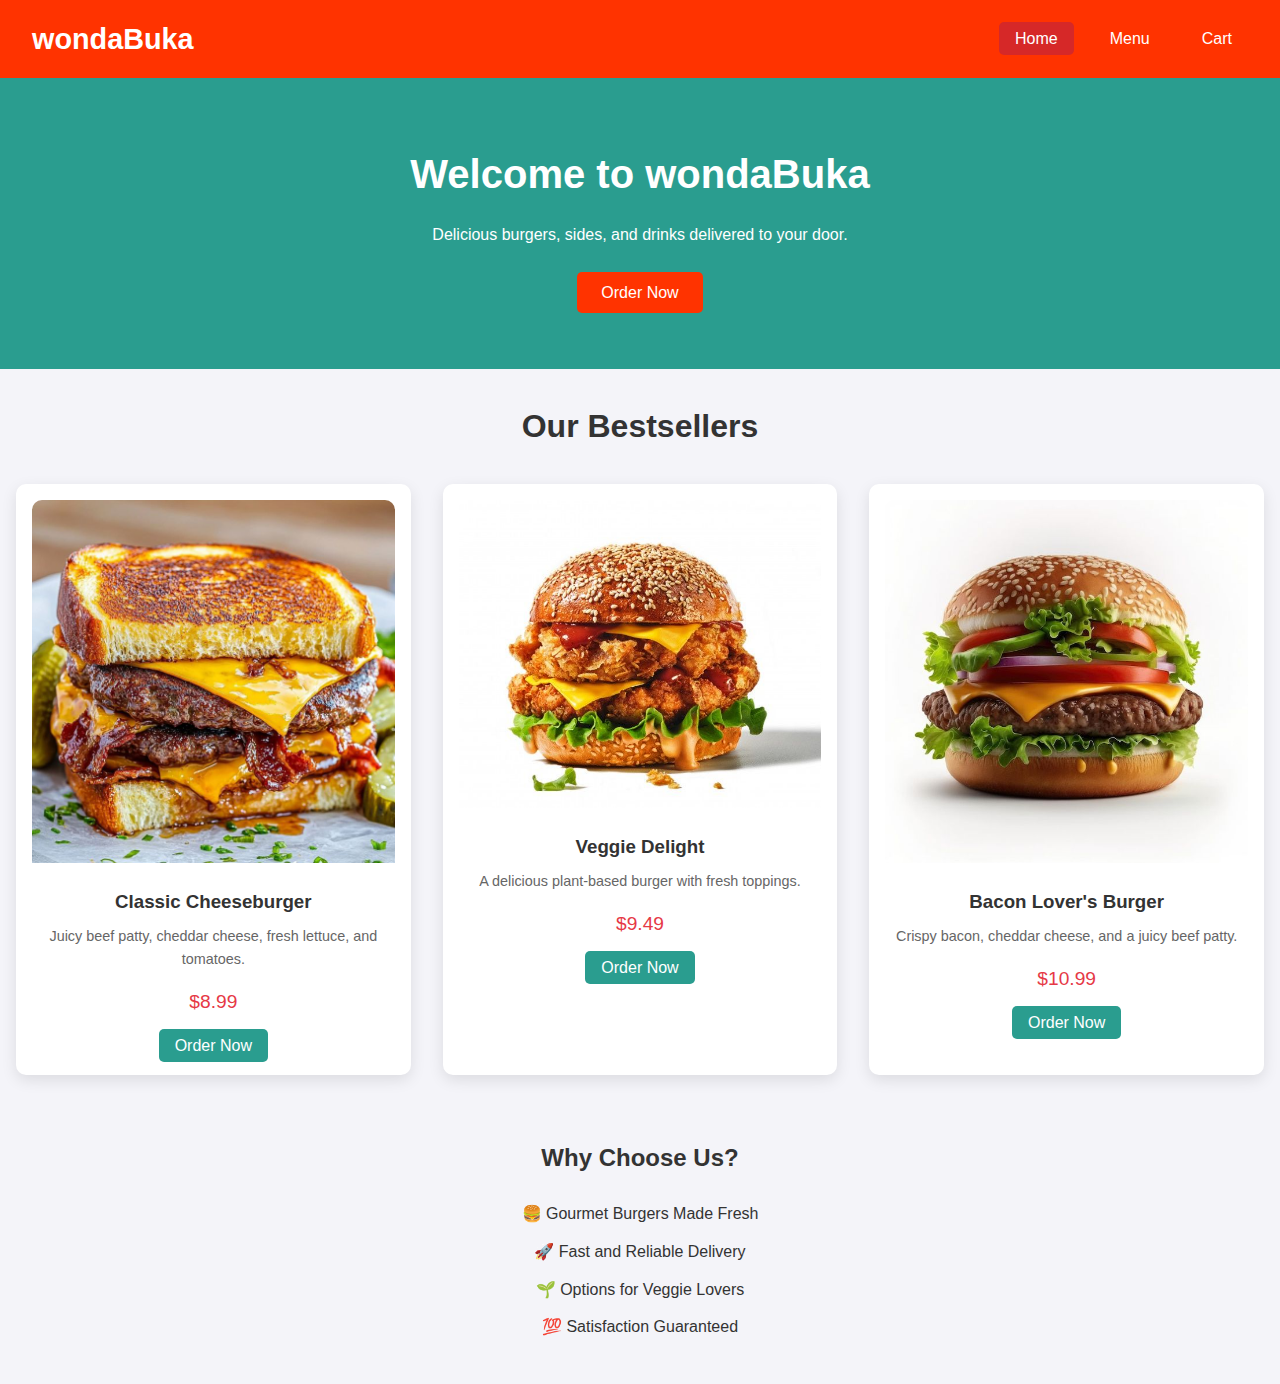
<file: index.html>
<!DOCTYPE html>
<html lang="en">
<head>
    <meta charset="UTF-8">
    <meta name="viewport" content="width=device-width, initial-scale=1.0">
    <title>Burger App - Home</title>
    <link rel="stylesheet" href="./css/index1.css">
</head>
<body>

    <!-- Navigation Bar -->
    <nav class="navbar">
        <div class="logo">wondaBuka</div>
        <ul>
            <li><a href="index.html" class="cta">Home</a></li>
            <li><a href="menu.html">Menu</a></li>
            <li><a href="cart.html">Cart</a></li>
        </ul>
    </nav>

    <!-- Hero Section -->
    <section class="hero">
        <h1>Welcome to wondaBuka</h1>
        <p>Delicious burgers, sides, and drinks delivered to your door.</p>
        <a href="menu.html" class="cta-button">Order Now</a>
    </section>

    <!-- Featured Menu Items -->
    <section class="featured-menu">
        <h2>Our Bestsellers</h2>
        <div class="menu-items">
            <!-- Sample Featured Item -->
            <div class="menu-item">
                <img src="images/pic1.jpeg" alt="Burger Image">
                <h3>Classic Cheeseburger</h3>
                <p class="description">Juicy beef patty, cheddar cheese, fresh lettuce, and tomatoes.</p>
                <p class="price">$8.99</p>
                <a href="menu.html" class="add-to-cart">Order Now</a>
            </div>

            <div class="menu-item">
                <img src="images/pic4.jpeg" alt="Veggie Burger Image">
                <h3>Veggie Delight</h3>
                <p class="description">A delicious plant-based burger with fresh toppings.</p>
                <p class="price">$9.49</p>
                <a href="menu.html" class="add-to-cart">Order Now</a>
            </div>

            <div class="menu-item">
                <img src="images/pic3.jpeg" alt="Bacon Burger Image">
                <h3>Bacon Lover's Burger</h3>
                <p class="description">Crispy bacon, cheddar cheese, and a juicy beef patty.</p>
                <p class="price">$10.99</p>
                <a href="menu.html" class="add-to-cart">Order Now</a>
            </div>
        </div>
    </section>

    <!-- Why Choose Us Section -->
    <section class="why-choose-us">
        <h2>Why Choose Us?</h2>
        <ul>
            <li>🍔 Gourmet Burgers Made Fresh</li>
            <li>🚀 Fast and Reliable Delivery</li>
            <li>🌱 Options for Veggie Lovers</li>
            <li>💯 Satisfaction Guaranteed</li>
        </ul>
    </section>

  

</body>
</html>
</file>
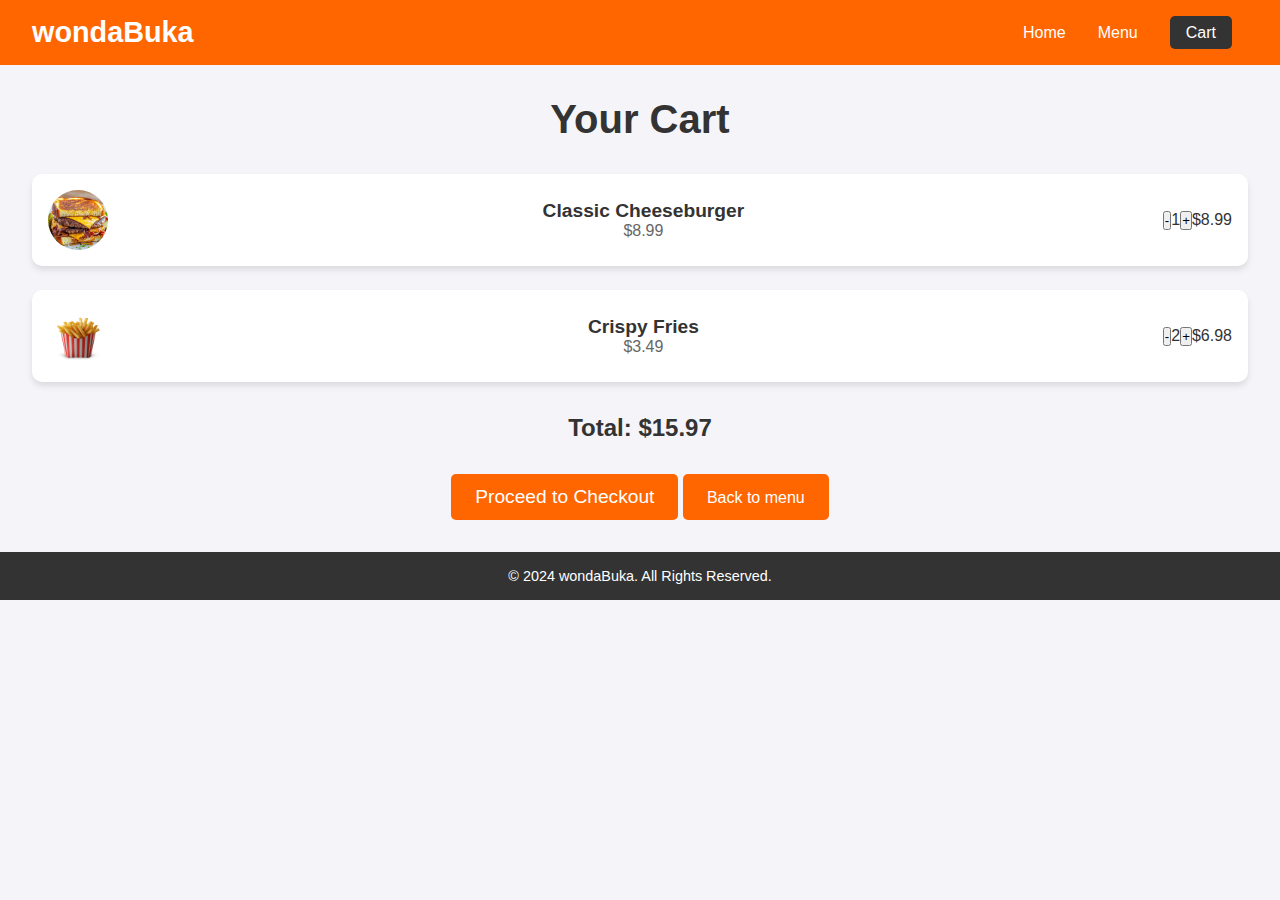
<file: cart.html>
<!DOCTYPE html>
<html lang="en">
<head>
    <meta charset="UTF-8">
    <meta name="viewport" content="width=device-width, initial-scale=1.0">
    <title>Burger App - Cart</title>
    <link rel="stylesheet" href="./css/cart.css">
</head>
<body>

    <!-- Navigation Bar -->
    <nav class="navbar">
        <div class="logo">wondaBuka</div>
        <ul>
            <li><a href="index.html">Home</a></li>
            <li><a href="index.html">Menu</a></li>
            <li><a href="cart.html" class="cta">Cart</a></li>
        </ul>
    </nav>

    <!-- Cart View -->
    <section class="cart-view">
        <h1>Your Cart</h1>

        <div class="cart-items">
            <!-- Sample Cart Item -->
            <div class="cart-item">
                <img src="images/pic1.jpeg" alt="Burger Image">
                <div class="cart-item-details">
                    <h3 class="cart-item-name">Classic Cheeseburger</h3>
                    <p class="cart-item-price">$8.99</p>
                </div>
                <div class="cart-item-quantity">
                    <button>-</button>
                    <span>1</span>
                    <button>+</button>
                </div>
                <p class="cart-item-total">$8.99</p>
            </div>

            <div class="cart-item">
                <img src="images/pic2.jpeg" alt="Fries Image">
                <div class="cart-item-details">
                    <h3 class="cart-item-name">Crispy Fries</h3>
                    <p class="cart-item-price">$3.49</p>
                </div>
                <div class="cart-item-quantity">
                    <button>-</button>
                    <span>2</span>
                    <button>+</button>
                </div>
                <p class="cart-item-total">$6.98</p>
            </div>

        </div>

        <div class="cart-total">
            <p>Total: <strong>$15.97</strong></p>
        </div>

        <button class="checkout-button">Proceed to Checkout</button>
        <button class="checkout-button"><a href="menu.html">Back to menu</a></button>
    </section>

    <!-- Footer -->
    <footer>
        <p>&copy; 2024 wondaBuka. All Rights Reserved.</p>
    </footer>

</body>
</html>
</file>
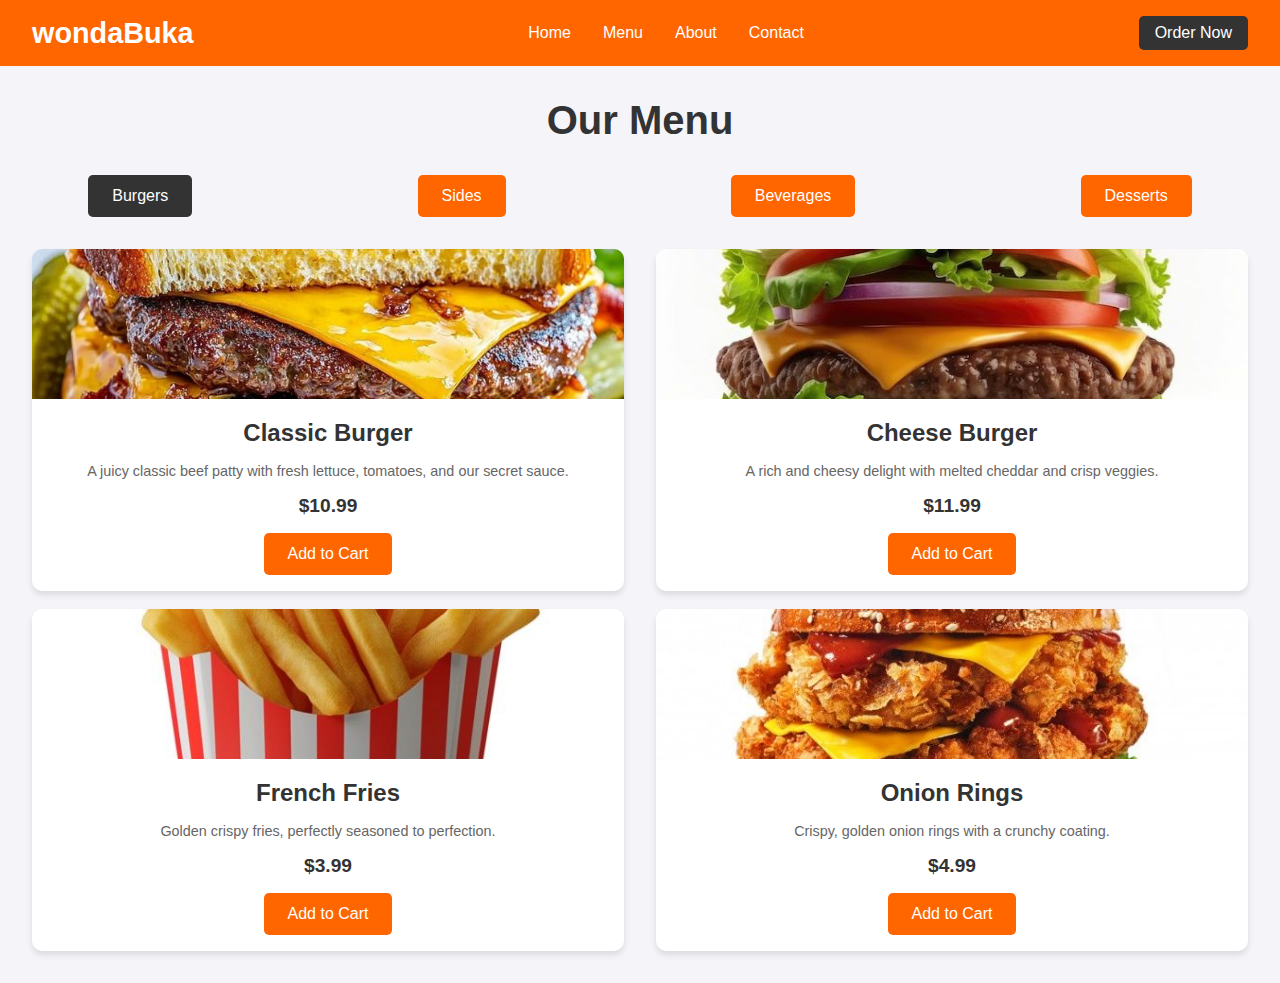
<file: menu.html>
<!DOCTYPE html>
<html lang="en">
<head>
    <meta charset="UTF-8">
    <meta name="viewport" content="width=device-width, initial-scale=1.0">
    <title>Burger App</title>
    <link rel="stylesheet" href="./css/style.css">
</head>
<body>
    <!-- Navigation Bar -->
    <nav class="navbar">
        <div class="logo">wondaBuka</div>
        <ul>
            <li><a href="#">Home</a></li>
            <li><a href="#">Menu</a></li>
            <li><a href="#">About</a></li>
            <li><a href="#">Contact</a></li>
        </ul>
        <a href="#order" class="cta">Order Now</a>
    </nav>

    <!-- Menu View -->
    <main class="menu-view">
        <h1>Our Menu</h1>
        
        <!-- Category Tabs -->
        <div class="menu-categories">
            <button class="category active" data-category="burgers">Burgers</button><br>
            <button class="category" data-category="sides">Sides</button><br>
            <button class="category" data-category="beverages">Beverages</button><br>
            <button class="category" data-category="desserts">Desserts</button>
        </div>

        <!-- Menu Items -->
        <div class="menu-items" id="burgers">
            <div class="menu-item">
                <img src="images/pic1.jpeg" alt="Classic Burger">
                <h3>Classic Burger</h3>
                <p class="description">A juicy classic beef patty with fresh lettuce, tomatoes, and our secret sauce.</p>
                <p class="price">$10.99</p>
                <button class="add-to-cart"><a href="cart.html">Add to Cart</a></button>
            </div>
            <div class="menu-item">
                <img src="images/pic3.jpeg" alt="Cheese Burger">
                <h3>Cheese Burger</h3>
                <p class="description">A rich and cheesy delight with melted cheddar and crisp veggies.</p>
                <p class="price">$11.99</p>
                <button class="add-to-cart"><a href="cart.html">Add to Cart</a></button>
            </div>
       
        </div> <br>

        <div class="menu-items" id="sides">
            <div class="menu-item">
                <img src="images/pic2.jpeg" alt="French Fries">
                <h3>French Fries</h3>
                <p class="description">Golden crispy fries, perfectly seasoned to perfection.</p>
                <p class="price">$3.99</p>
                <button class="add-to-cart"><a href="cart.html">Add to Cart</a></button>
            </div>
            <div class="menu-item">
                <img src="./images/pic4.jpeg" alt="Onion Rings">
                <h3>Onion Rings</h3>
                <p class="description">Crispy, golden onion rings with a crunchy coating.</p>
                <p class="price">$4.99</p>
                <button class="add-to-cart"><a href="cart.html">Add to Cart</a></button>
            </div>
            <!-- Additional sides can be added here -->
        </div>
    </main>

   
</body>
</html>
</file>
<file: css/index1.css>
/* General Styles */
* {
    margin: 0;
    padding: 0;
    box-sizing: border-box;
}

body {
    font-family: 'Arial', sans-serif;
    line-height: 1.6;
    color: #333;
    background-color: #f4f4f9;
}

/* Navigation Bar */
.navbar {
    display: flex;
    justify-content: space-between;
    align-items: center;
    background-color:  #ff3300;
    color: #fff;
    padding: 1rem 2rem;
}

.navbar .logo {
    font-size: 1.8rem;
    font-weight: bold;
}

.navbar ul {
    display: flex;
    list-style: none;
}

.navbar ul li a {
    color: #fff;
    text-decoration: none;
    margin-left: 20px;
    padding: 0.5rem 1rem;
    border-radius: 5px;
    transition: background 0.3s;
}

.navbar ul li a:hover, .navbar ul li a.cta {
    background-color: #d62828;
}

/* Responsive Navigation */
.navbar-toggle {
    display: none;
    font-size: 2rem;
    color: #fff;
    cursor: pointer;
}

@media (max-width: 768px) {
    .navbar ul {
        flex-direction: column;
        display: none;
    }

    .navbar ul.active {
        display: flex;
    }

    .navbar-toggle {
        display: block;
    }
}

/* Hero Section */
.hero {
    text-align: center;
    padding: 4rem 1rem;
    background-color: #2a9d8f;
    color: #fff;
}

.hero h1 {
    font-size: 2.5rem;
    margin-bottom: 1rem;
}

.hero p {
    margin-bottom: 2rem;
}

.cta-button {
    background-color:  #ff3300;
    color: #fff;
    padding: 0.75rem 1.5rem;
    text-decoration: none;
    font-size: 1rem;
    border-radius: 5px;
    transition: background 0.3s;
}

.cta-button:hover {
    background-color: #d62828;
}

/* Featured Menu */
.featured-menu {
    padding: 2rem 1rem;
    text-align: center;
}

.featured-menu h2 {
    margin-bottom: 2rem;
    font-size: 2rem;
}

.menu-items {
    display: grid;
    grid-template-columns: repeat(auto-fit, minmax(250px, 1fr));
    gap: 2rem;
}

.menu-item {
    background-color: #fff;
    border-radius: 10px;
    box-shadow: 0 5px 15px rgba(0,0,0,0.1);
    padding: 1rem;
    text-align: center;
}

.menu-item img {
    width: 100%;
    border-radius: 10px 10px 0 0;
}

.menu-item h3 {
    margin: 1rem 0 0.5rem;
}

.menu-item .description {
    font-size: 0.9rem;
    color: #666;
    margin-bottom: 1rem;
}

.menu-item .price {
    font-size: 1.2rem;
    color: #e63946;
    margin-bottom: 1rem;
}

.add-to-cart {
    background-color: #2a9d8f;
    color: #fff;
    padding: 0.5rem 1rem;
    text-decoration: none;
    font-size: 1rem;
    border-radius: 5px;
    transition: background 0.3s;
}

.add-to-cart:hover {
    background-color: #21867a;
}

/* Why Choose Us */
.why-choose-us {
    background-color: #f4f4f9;
    padding: 2rem 1rem;
    text-align: center;
}

.why-choose-us h2 {
    margin-bottom: 1.5rem;
}

.why-choose-us ul {
    list-style: none;
    padding: 0;
}

.why-choose-us ul li {
    font-size: 1rem;
    margin-bottom: 0.75rem;
}

/* Footer */
footer {
    background-color: #ff3300;
    color: #fff;
    text-align: center;
    padding: 1rem 0;
}

/* Responsive Design */
@media (max-width: 768px) {
    .menu-items {
        grid-template-columns: repeat(auto-fit, minmax(200px, 1fr));
    }

    .hero h1 {
        font-size: 2rem;
    }

    .hero p {
        font-size: 1rem;
    }
}
</file>
<file: css/cart.css>
/* General Reset */
* {
    margin: 0;
    padding: 0;
    box-sizing: border-box;
}

body {
    font-family: Arial, sans-serif;
    background-color: #f4f4f9;
    color: #333;
}

/* Navigation Bar */
.navbar {
    display: flex;
    justify-content: space-between;
    align-items: center;
    background-color: #ff6600;
    padding: 1rem 2rem;
}

.logo {
    font-size: 1.8rem;
    font-weight: bold;
    color: #fff;
}

.navbar ul {
    display: flex;
    list-style: none;
}

.navbar ul li {
    margin: 0 1rem;
}

.navbar ul li a {
    text-decoration: none;
    color: #fff;
    font-size: 1rem;
    transition: color 0.3s;
}

.navbar ul li a:hover {
    color: #333;
}

.cta {
    background-color: #333;
    color: #fff;
    padding: 0.5rem 1rem;
    border-radius: 5px;
    text-decoration: none;
    font-size: 1rem;
    transition: background-color 0.3s;
}

.cta:hover {
    background-color: #ff3300;
}

/* Menu View */
.menu-view {
    padding: 2rem;
    text-align: center;
}

.menu-view h1 {
    font-size: 2.5rem;
    margin-bottom: 2rem;
}

.menu-categories {
    display: flex;
    justify-content: space-around;
    margin-bottom: 2rem;
}

.category {
    background-color: #ff6600;
    color: #fff;
    border: none;
    padding: 0.75rem 1.5rem;
    font-size: 1rem;
    border-radius: 5px;
    cursor: pointer;
    transition: background-color 0.3s;
}

.category:hover {
    background-color: #ff3300;
}

.category.active {
    background-color: #333;
}

.menu-items {
    display: grid;
    grid-template-columns: repeat(auto-fit, minmax(250px, 1fr));
    gap: 2rem;
}

.menu-item {
    background-color: #fff;
    border-radius: 10px;
    box-shadow: 0 4px 6px rgba(0, 0, 0, 0.1);
    overflow: hidden;
    text-align: center;
    transition: transform 0.3s;
}

.menu-item:hover {
    transform: translateY(-10px);
}

.menu-item img {
    width: 100%;
    height: 150px;
    object-fit: cover;
}

.menu-item h3 {
    font-size: 1.5rem;
    margin: 1rem 0;
}

.menu-item .description {
    font-size: 0.9rem;
    color: #666;
    padding: 0 1rem;
    margin-bottom: 1rem;
}

.menu-item .price {
    font-size: 1.2rem;
    font-weight: bold;
    margin-bottom: 1rem;
}

.add-to-cart {
    background-color: #ff6600;
    color: #fff;
    border: none;
    padding: 0.75rem 1.5rem;
    font-size: 1rem;
    border-radius: 5px;
    cursor: pointer;
    transition: background-color 0.3s;
    margin-bottom: 1rem;
}

.add-to-cart:hover {
    background-color: #ff3300;
}

/* Cart View */
.cart-view {
    padding: 2rem;
    text-align: center;
}

.cart-view h1 {
    font-size: 2.5rem;
    margin-bottom: 2rem;
}

.cart-items {
    display: flex;
    flex-direction: column;
    gap: 1.5rem;
}

.cart-item {
    display: flex;
    align-items: center;
    justify-content: space-between;
    background-color: #fff;
    border-radius: 10px;
    padding: 1rem;
    box-shadow: 0 4px 6px rgba(0, 0, 0, 0.1);
}

.cart-item img {
    width: 60px;
    height: 60px;
    border-radius: 50%;
}

.cart-item-details {
    flex: 1;
    margin-left: 1rem;
}

.cart-item-name {
    font-size: 1.2rem;
    font-weight: bold;
}

.cart-item-price {
    font-size: 1rem;
    color: #666;
}

.cart-item-quantity {
    display: flex;
    align-items: center;
}

.cart-total {
    font-size: 1.5rem;
    font-weight: bold;
    margin-top: 2rem;
}

.checkout-button {
    background-color: #ff6600;
    color: #fff;
    border: none;
    padding: 0.75rem 1.5rem;
    font-size: 1.2rem;
    border-radius: 5px;
    cursor: pointer;
    transition: background-color 0.3s;
    margin-top: 2rem;
}

.checkout-button:hover {
    background-color: #ff3300;
}

/* Footer */
footer {
    background-color: #333;
    color: #fff;
    text-align: center;
    padding: 1rem 0;
}

footer p {
    font-size: 0.9rem;
}
a{
    text-decoration: none;
   
    color: #fff;
    border: none;
    font-size: 1rem;
   
    cursor: pointer;
   

}

/* Responsive Design */
@media (max-width: 768px) {
    .navbar ul {
        flex-direction: column;
        align-items: center;
    }

    .menu-categories {
        flex-direction: column;
        align-items: center;
    }

    .menu-items {
        grid-template-columns: 1fr;
    }

    .cart-item {
        flex-direction: column;
        align-items: center;
    }
} 

@media (max-width: 768px) {
    .navbar {
        flex-wrap: wrap;
    }

    .navbar ul {
        flex-direction: column;
        width: 100%;
        display: none;
    }

    .navbar ul li {
        margin: 0.5rem 0;
    }

    .navbar ul.active {
        display: flex;
    }

    .navbar .menu-toggle {
        display: block;
        cursor: pointer;
        font-size: 1.5rem;
        color: #fff;
    }

    .navbar .menu-toggle.active {
        color: #333;
    }

    .cta {
        margin-top: 1rem;
    }
}
</file>
<file: css/style.css>
/* General Reset */
* {
    margin: 0;
    padding: 0;
    box-sizing: border-box;
}

body {
    font-family: Arial, sans-serif;
    background-color: #f4f4f9;
    color: #333;
}

/* Navigation Bar */
.navbar {
    display: flex;
    justify-content: space-between;
    align-items: center;
    background-color: #ff6600;
    padding: 1rem 2rem;
}

.logo {
    font-size: 1.8rem;
    font-weight: bold;
    color: #fff;
}

.navbar ul {
    display: flex;
    list-style: none;
}

.navbar ul li {
    margin: 0 1rem;
}

.navbar ul li a {
    text-decoration: none;
    color: #fff;
    font-size: 1rem;
    transition: color 0.3s;
}

.navbar ul li a:hover {
    color: #333;
}

.cta {
    background-color: #333;
    color: #fff;
    padding: 0.5rem 1rem;
    border-radius: 5px;
    text-decoration: none;
    font-size: 1rem;
    transition: background-color 0.3s;
}

.cta:hover {
    background-color: #ff3300;
}

/* Menu View */
.menu-view {
    padding: 2rem;
    text-align: center;
}

.menu-view h1 {
    font-size: 2.5rem;
    margin-bottom: 2rem;
}

.menu-categories {
    display: flex;
    justify-content: space-around;
    margin-bottom: 2rem;
}

.category {
    background-color: #ff6600;
    color: #fff;
    border: none;
    padding: 0.75rem 1.5rem;
    font-size: 1rem;
    border-radius: 5px;
    cursor: pointer;
    transition: background-color 0.3s;
}

.category:hover {
    background-color: #ff3300;
}

.category.active {
    background-color: #333;
}

.menu-items {
    display: grid;
    grid-template-columns: repeat(auto-fit, minmax(250px, 1fr));
    gap: 2rem;
}

.menu-item {
    background-color: #fff;
    border-radius: 10px;
    box-shadow: 0 4px 6px rgba(0, 0, 0, 0.1);
    overflow: hidden;
    text-align: center;
    transition: transform 0.3s;
}

.menu-item:hover {
    transform: translateY(-10px);
}

.menu-item img {
    width: 100%;
    height: 150px;
    object-fit: cover;
}

.menu-item h3 {
    font-size: 1.5rem;
    margin: 1rem 0;
}

.menu-item .description {
    font-size: 0.9rem;
    color: #666;
    padding: 0 1rem;
    margin-bottom: 1rem;
}

.menu-item .price {
    font-size: 1.2rem;
    font-weight: bold;
    margin-bottom: 1rem;
}
a{
    text-decoration: none;
   
    color: #fff;
    border: none;
    font-size: 1rem;
   
    cursor: pointer;
   

}

.add-to-cart {
    text-decoration: none;
    background-color: #ff6600;
    color: #fff;
    border: none;
    padding: 0.75rem 1.5rem;
    font-size: 1rem;
    border-radius: 5px;
    cursor: pointer;
    transition: background-color 0.3s;
    margin-bottom: 1rem;
}

.add-to-cart:hover {
    background-color: #ff3300;
}

/* Footer */
footer {
    background-color: #333;
    color: #fff;
    text-align: center;
    padding: 1rem 0;
}

footer p {
    font-size: 0.9rem;
}

/* Responsive Design */
@media (max-width: 768px) {
    .navbar ul {
        flex-direction: column;
        align-items: center;
    }

    .menu-categories {
        flex-direction: column;
        align-items: center;
    }

    .menu-items {
        grid-template-columns: 1fr;
    }
}
@media (max-width: 768px) {
    .navbar {
        flex-wrap: wrap;
    }

    .navbar ul {
        flex-direction: column;
        width: 100%;
        display: none;
    }

    .navbar ul li {
        margin: 0.5rem 0;
    }

    .navbar ul.active {
        display: flex;
    }

    .navbar .menu-toggle {
        display: block;
        cursor: pointer;
        font-size: 1.5rem;
        color: #fff;
    }

    .navbar .menu-toggle.active {
        color: #333;
    }

    .cta {
        margin-top: 1rem;
    }
}
</file>
